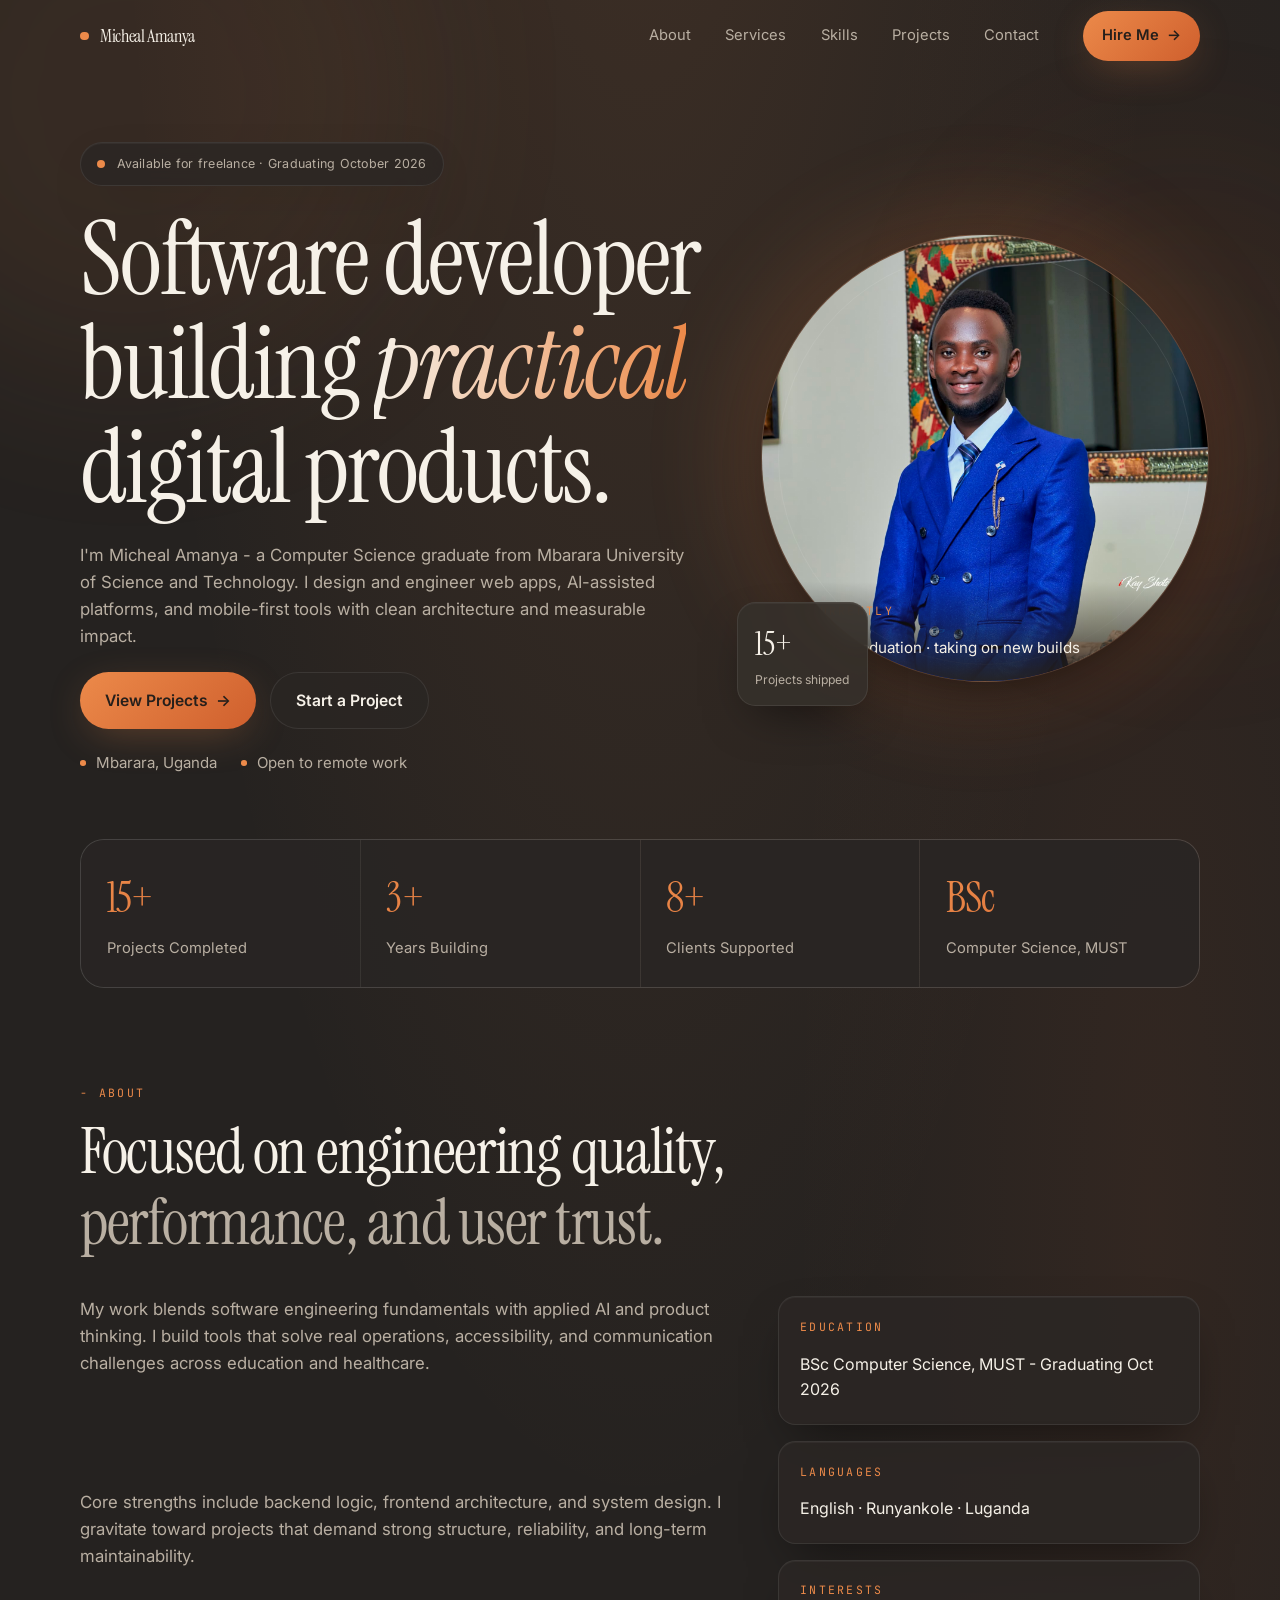
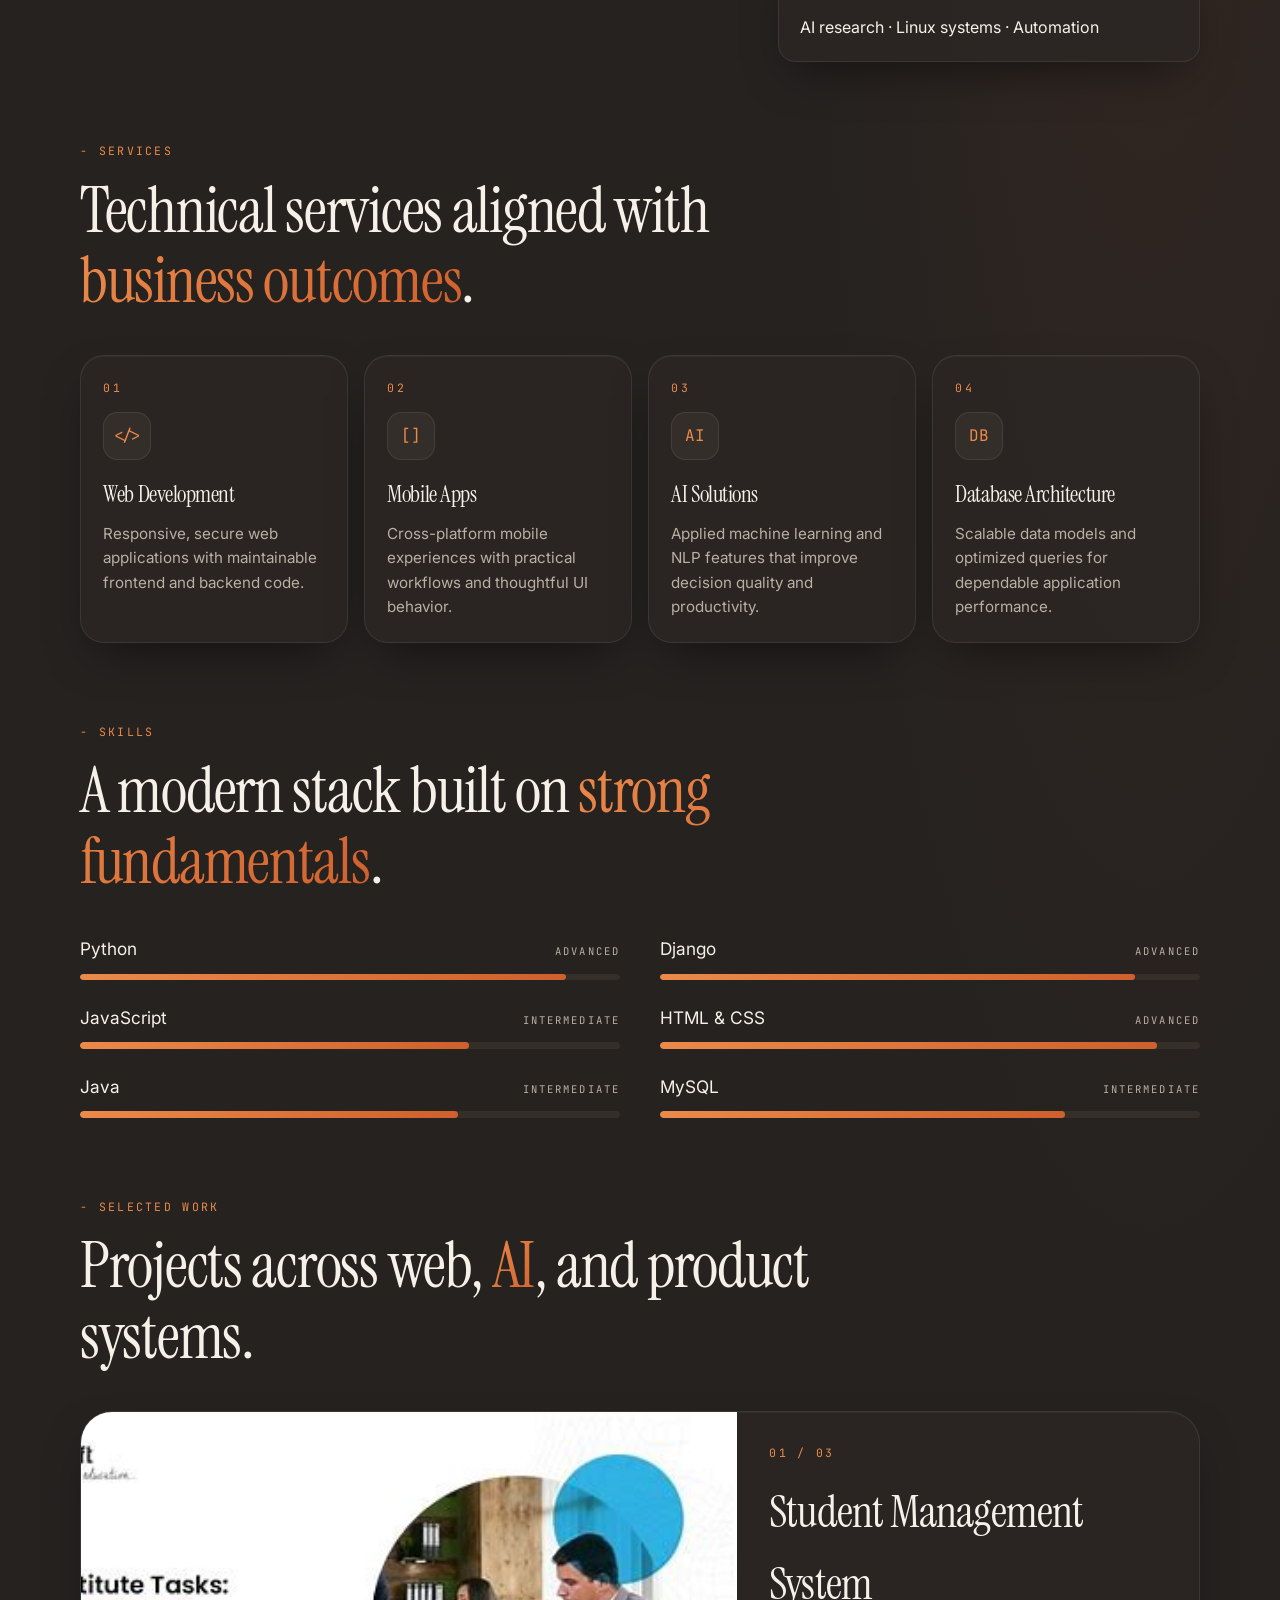
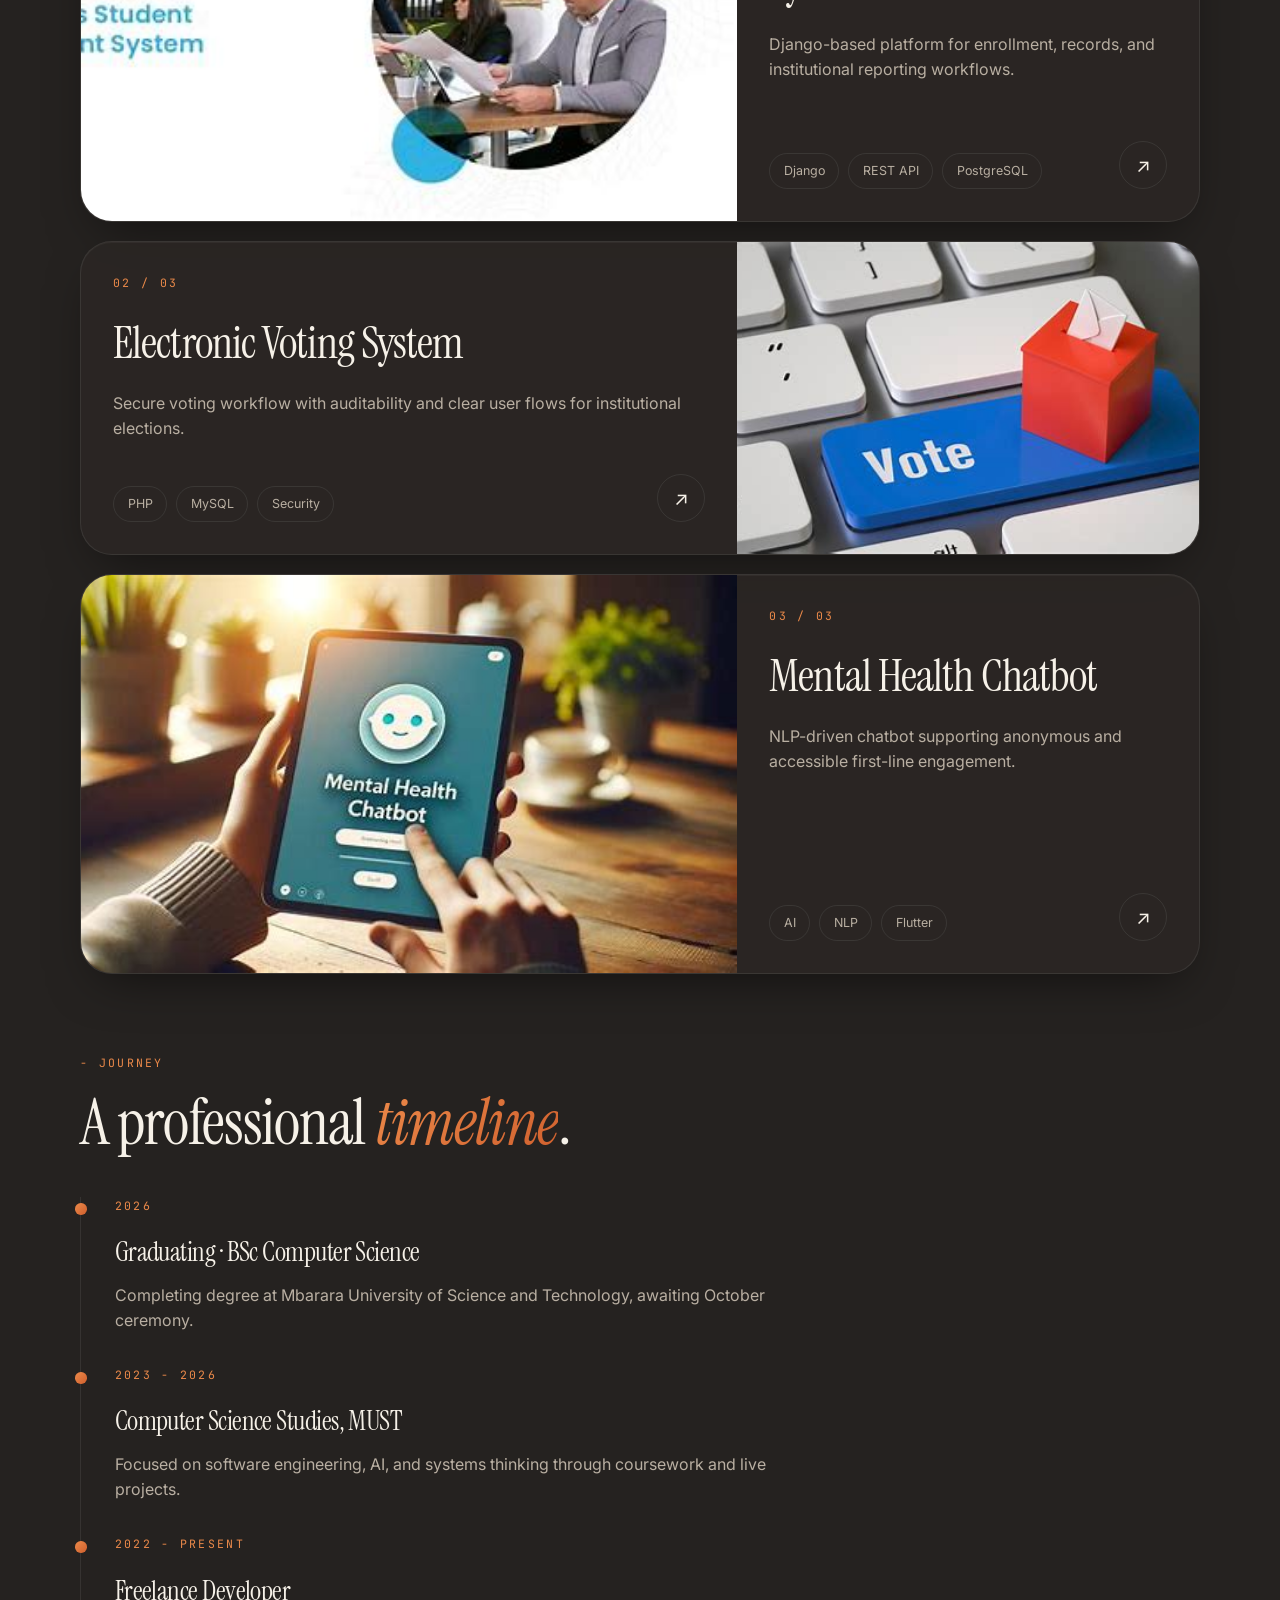
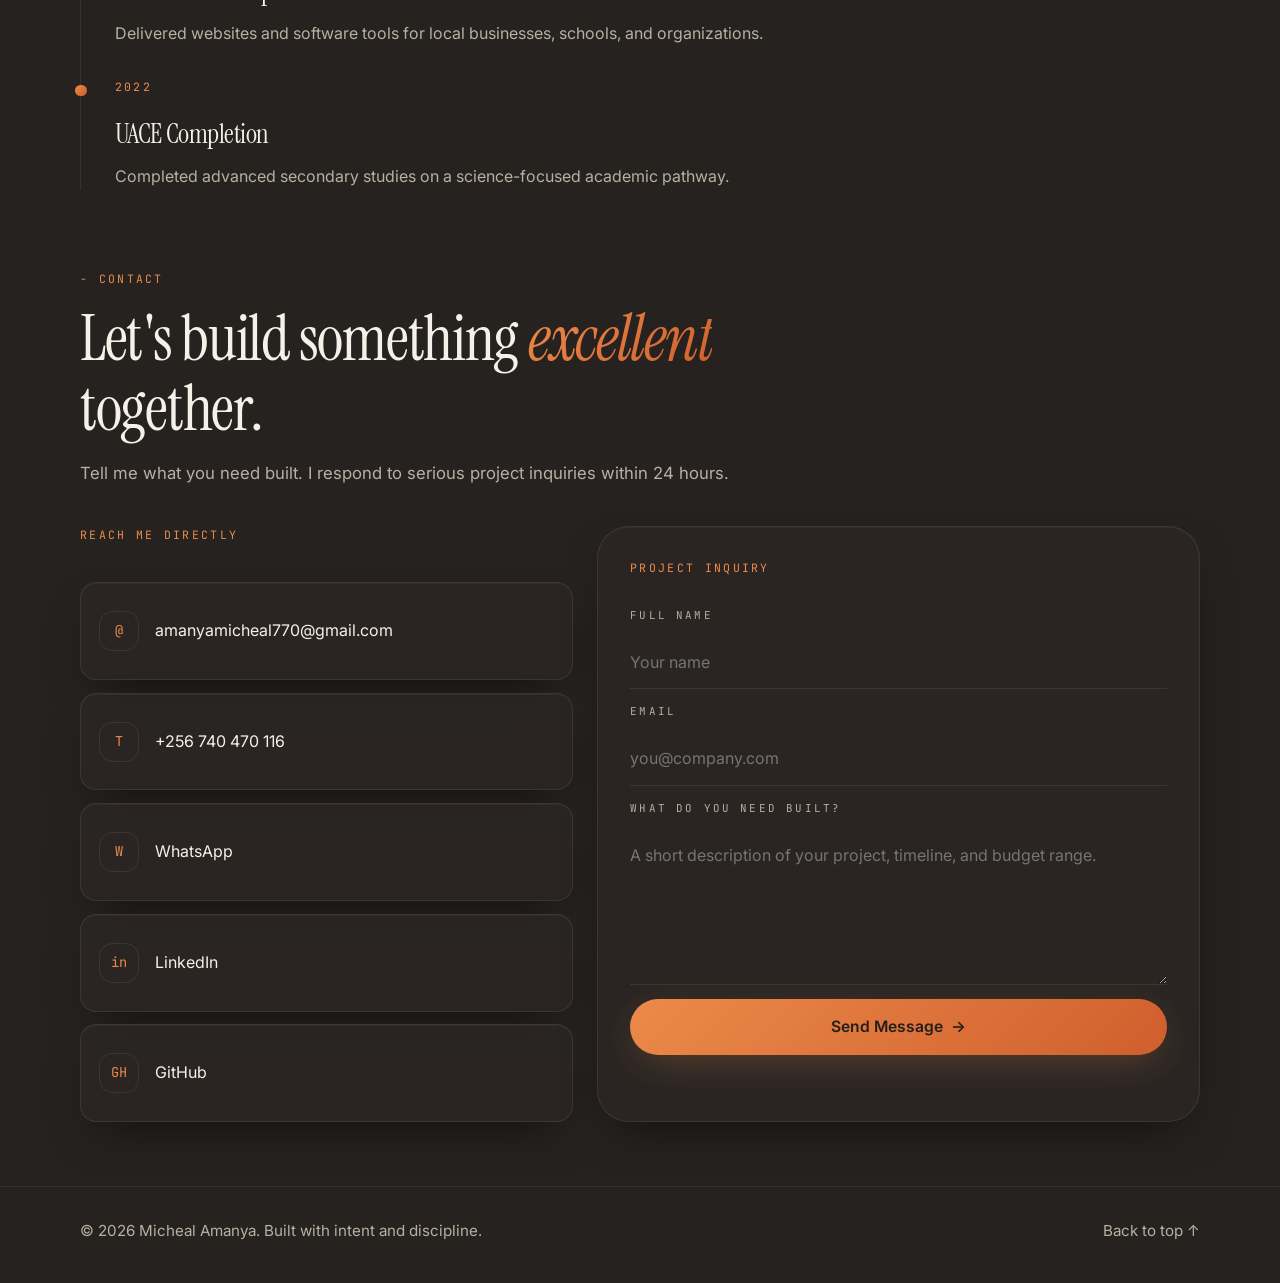
<file: index.html>
<!DOCTYPE html>
<html lang="en">
<head>
    <meta charset="UTF-8">
    <meta name="viewport" content="width=device-width, initial-scale=1.0">
    <title>Micheal Amanya - Software Developer | AI and Web Systems</title>
    <meta name="description" content="Portfolio of Micheal Amanya - Computer Science graduate from Mbarara University of Science and Technology building practical web apps, AI-assisted platforms, and mobile-first tools.">
    <meta name="keywords" content="Micheal Amanya, software developer, AI, web development, mobile apps, Uganda">
    <meta name="author" content="Micheal Amanya">
    <meta property="og:title" content="Micheal Amanya - Software Developer">
    <meta property="og:description" content="Building practical digital products with clean engineering and measurable impact.">
    <meta property="og:image" content="https://michealamanya.github.io/images/new.jpg">
    <meta property="og:url" content="https://michealamanya.github.io/">
    <meta name="twitter:card" content="summary_large_image">

    <link rel="icon" href="images/favicon.ico">
    <link rel="apple-touch-icon" href="images/apple-touch-icon.png">
    <link rel="preconnect" href="https://fonts.googleapis.com">
    <link rel="preconnect" href="https://fonts.gstatic.com" crossorigin>
    <link href="https://fonts.googleapis.com/css2?family=Instrument+Serif:ital@0;1&family=Inter:wght@400;500;600&family=JetBrains+Mono:wght@400;500&display=swap" rel="stylesheet">
    <link rel="stylesheet" href="css/style.css">
    <link rel="stylesheet" href="css/print.css" media="print">
</head>
<body>
    <div class="site-shell">
        <div class="background-glow background-glow-left" aria-hidden="true"></div>
        <div class="background-glow background-glow-right" aria-hidden="true"></div>

        <header class="site-header" id="top">
            <nav class="site-nav" id="site-nav">
                <div class="container nav-inner">
                    <a href="#top" class="brand" aria-label="Go to top">
                        <span class="brand-dot" aria-hidden="true"></span>
                        <span class="brand-name">Micheal Amanya</span>
                    </a>

                    <button class="nav-toggle" id="nav-toggle" aria-expanded="false" aria-controls="nav-links" aria-label="Toggle navigation">
                        <span></span>
                        <span></span>
                    </button>

                    <div class="nav-links" id="nav-links">
                        <a href="#about">About</a>
                        <a href="#services">Services</a>
                        <a href="#skills">Skills</a>
                        <a href="#projects">Projects</a>
                        <a href="#contact">Contact</a>
                    </div>

                    <a href="#contact" class="nav-cta">Hire Me <span aria-hidden="true">&rarr;</span></a>
                </div>
            </nav>

            <section class="hero">
                <div class="container hero-grid">
                    <div class="hero-copy">
                        <div class="hero-pill reveal" data-delay="0">
                            <span class="pulse-dot" aria-hidden="true"></span>
                            Available for freelance · Graduating October 2026
                        </div>

                        <h1 class="hero-title reveal" data-delay="120">
                            Software developer<br>
                            building <span class="shimmer-text hero-italic">practical</span><br>
                            digital products.
                        </h1>

                        <p class="hero-subtitle reveal" data-delay="240">
                            I'm Micheal Amanya - a Computer Science graduate from Mbarara University of Science and Technology.
                            I design and engineer web apps, AI-assisted platforms, and mobile-first tools with clean architecture
                            and measurable impact.
                        </p>

                        <div class="hero-actions reveal" data-delay="360">
                            <a href="#projects" class="button button-primary">View Projects <span aria-hidden="true">&rarr;</span></a>
                            <a href="#contact" class="button button-secondary">Start a Project</a>
                        </div>

                        <div class="hero-meta reveal" data-delay="480">
                            <span>Mbarara, Uganda</span>
                            <span>Open to remote work</span>
                        </div>
                    </div>

                    <div class="hero-visual reveal" data-delay="300">
                        <div class="hero-card tilt-card">
                            <div class="hero-aura" aria-hidden="true"></div>
                            <div class="hero-image-frame grain">
                                <img src="images/new.jpg" alt="Portrait of Micheal Amanya, software developer" class="hero-image">
                                <div class="hero-overlay">
                                    <div class="mono-label">// currently</div>
                                    <div class="hero-overlay-text">Awaiting graduation · taking on new builds</div>
                                </div>
                            </div>
                            <div class="hero-float-card">
                                <div class="hero-float-value">15+</div>
                                <div class="hero-float-label">Projects shipped</div>
                            </div>
                        </div>
                    </div>
                </div>

                <div class="container stats-wrap reveal" data-delay="600">
                    <div class="stats-grid">
                        <article class="stat-card">
                            <h2>15+</h2>
                            <p>Projects Completed</p>
                        </article>
                        <article class="stat-card">
                            <h2>3+</h2>
                            <p>Years Building</p>
                        </article>
                        <article class="stat-card">
                            <h2>8+</h2>
                            <p>Clients Supported</p>
                        </article>
                        <article class="stat-card">
                            <h2>BSc</h2>
                            <p>Computer Science, MUST</p>
                        </article>
                    </div>
                </div>
            </section>
        </header>

        <main>
            <section class="section" id="about">
                <div class="container">
                    <div class="section-intro reveal">
                        <p class="section-eyebrow">- About</p>
                        <h2>Focused on engineering quality,<br><span class="muted-heading">performance, and user trust.</span></h2>
                    </div>
                    <div class="about-grid reveal" data-delay="120">
                        <div class="about-copy">
                            <p>
                                My work blends software engineering fundamentals with applied AI and product thinking.
                                I build tools that solve real operations, accessibility, and communication challenges
                                across education and healthcare.
                            </p>
                            <p>
                                Core strengths include backend logic, frontend architecture, and system design.
                                I gravitate toward projects that demand strong structure, reliability, and long-term maintainability.
                            </p>
                        </div>
                        <div class="about-facts">
                            <article class="surface-card">
                                <div class="mono-label">Education</div>
                                <p>BSc Computer Science, MUST - Graduating Oct 2026</p>
                            </article>
                            <article class="surface-card">
                                <div class="mono-label">Languages</div>
                                <p>English · Runyankole · Luganda</p>
                            </article>
                            <article class="surface-card">
                                <div class="mono-label">Interests</div>
                                <p>AI research · Linux systems · Automation</p>
                            </article>
                        </div>
                    </div>
                </div>
            </section>

            <section class="section" id="services">
                <div class="container">
                    <div class="section-intro reveal">
                        <p class="section-eyebrow">- Services</p>
                        <h2>Technical services aligned with <span class="text-gradient">business outcomes</span>.</h2>
                    </div>
                    <div class="services-grid reveal" data-delay="120">
                        <article class="service-card tilt-card">
                            <div class="service-index mono-label">01</div>
                            <div class="service-icon">&lt;/&gt;</div>
                            <h3>Web Development</h3>
                            <p>Responsive, secure web applications with maintainable frontend and backend code.</p>
                        </article>
                        <article class="service-card tilt-card">
                            <div class="service-index mono-label">02</div>
                            <div class="service-icon">[]</div>
                            <h3>Mobile Apps</h3>
                            <p>Cross-platform mobile experiences with practical workflows and thoughtful UI behavior.</p>
                        </article>
                        <article class="service-card tilt-card">
                            <div class="service-index mono-label">03</div>
                            <div class="service-icon">AI</div>
                            <h3>AI Solutions</h3>
                            <p>Applied machine learning and NLP features that improve decision quality and productivity.</p>
                        </article>
                        <article class="service-card tilt-card">
                            <div class="service-index mono-label">04</div>
                            <div class="service-icon">DB</div>
                            <h3>Database Architecture</h3>
                            <p>Scalable data models and optimized queries for dependable application performance.</p>
                        </article>
                    </div>
                </div>
            </section>

            <section class="section" id="skills">
                <div class="container">
                    <div class="section-intro reveal">
                        <p class="section-eyebrow">- Skills</p>
                        <h2>A modern stack built on <span class="text-gradient">strong fundamentals</span>.</h2>
                    </div>
                    <div class="skills-list reveal" data-delay="120">
                        <article class="skill-row">
                            <div class="skill-heading"><span>Python</span><span class="mono-small">Advanced</span></div>
                            <div class="skill-track"><span class="skill-fill" data-width="90%"></span></div>
                        </article>
                        <article class="skill-row">
                            <div class="skill-heading"><span>Django</span><span class="mono-small">Advanced</span></div>
                            <div class="skill-track"><span class="skill-fill" data-width="88%"></span></div>
                        </article>
                        <article class="skill-row">
                            <div class="skill-heading"><span>JavaScript</span><span class="mono-small">Intermediate</span></div>
                            <div class="skill-track"><span class="skill-fill" data-width="72%"></span></div>
                        </article>
                        <article class="skill-row">
                            <div class="skill-heading"><span>HTML &amp; CSS</span><span class="mono-small">Advanced</span></div>
                            <div class="skill-track"><span class="skill-fill" data-width="92%"></span></div>
                        </article>
                        <article class="skill-row">
                            <div class="skill-heading"><span>Java</span><span class="mono-small">Intermediate</span></div>
                            <div class="skill-track"><span class="skill-fill" data-width="70%"></span></div>
                        </article>
                        <article class="skill-row">
                            <div class="skill-heading"><span>MySQL</span><span class="mono-small">Intermediate</span></div>
                            <div class="skill-track"><span class="skill-fill" data-width="75%"></span></div>
                        </article>
                    </div>
                </div>
            </section>

            <section class="section" id="projects">
                <div class="container">
                    <div class="section-intro reveal">
                        <p class="section-eyebrow">- Selected Work</p>
                        <h2>Projects across web, <span class="text-gradient">AI</span>, and product systems.</h2>
                    </div>
                    <div class="projects-list reveal" data-delay="120">
                        <a href="https://github.com/michealamanya/student-management-system-in-django" target="_blank" rel="noopener noreferrer" class="project-card tilt-card">
                            <div class="project-media">
                                <img src="images/std.jpg" alt="Student Management System preview">
                            </div>
                            <div class="project-copy">
                                <div>
                                    <div class="mono-label">01 / 03</div>
                                    <h3>Student Management System</h3>
                                    <p>Django-based platform for enrollment, records, and institutional reporting workflows.</p>
                                </div>
                                <div class="project-footer">
                                    <div class="tag-list">
                                        <span>Django</span>
                                        <span>REST API</span>
                                        <span>PostgreSQL</span>
                                    </div>
                                    <div class="project-arrow" aria-hidden="true">&nearr;</div>
                                </div>
                            </div>
                        </a>

                        <a href="https://github.com/michealamanya/evoting" target="_blank" rel="noopener noreferrer" class="project-card project-card-reverse tilt-card">
                            <div class="project-media">
                                <img src="images/voting.jpg" alt="Electronic voting system preview">
                            </div>
                            <div class="project-copy">
                                <div>
                                    <div class="mono-label">02 / 03</div>
                                    <h3>Electronic Voting System</h3>
                                    <p>Secure voting workflow with auditability and clear user flows for institutional elections.</p>
                                </div>
                                <div class="project-footer">
                                    <div class="tag-list">
                                        <span>PHP</span>
                                        <span>MySQL</span>
                                        <span>Security</span>
                                    </div>
                                    <div class="project-arrow" aria-hidden="true">&nearr;</div>
                                </div>
                            </div>
                        </a>

                        <a href="https://github.com/michealamanya/mindmate" target="_blank" rel="noopener noreferrer" class="project-card tilt-card">
                            <div class="project-media">
                                <img src="images/mental.jpg" alt="Mental health chatbot preview">
                            </div>
                            <div class="project-copy">
                                <div>
                                    <div class="mono-label">03 / 03</div>
                                    <h3>Mental Health Chatbot</h3>
                                    <p>NLP-driven chatbot supporting anonymous and accessible first-line engagement.</p>
                                </div>
                                <div class="project-footer">
                                    <div class="tag-list">
                                        <span>AI</span>
                                        <span>NLP</span>
                                        <span>Flutter</span>
                                    </div>
                                    <div class="project-arrow" aria-hidden="true">&nearr;</div>
                                </div>
                            </div>
                        </a>
                    </div>
                </div>
            </section>

            <section class="section" id="journey">
                <div class="container">
                    <div class="section-intro reveal">
                        <p class="section-eyebrow">- Journey</p>
                        <h2>A professional <span class="text-gradient hero-italic">timeline</span>.</h2>
                    </div>
                    <div class="timeline reveal" data-delay="120">
                        <article class="timeline-item">
                            <div class="mono-label">2026</div>
                            <h3>Graduating · BSc Computer Science</h3>
                            <p>Completing degree at Mbarara University of Science and Technology, awaiting October ceremony.</p>
                        </article>
                        <article class="timeline-item">
                            <div class="mono-label">2023 - 2026</div>
                            <h3>Computer Science Studies, MUST</h3>
                            <p>Focused on software engineering, AI, and systems thinking through coursework and live projects.</p>
                        </article>
                        <article class="timeline-item">
                            <div class="mono-label">2022 - Present</div>
                            <h3>Freelance Developer</h3>
                            <p>Delivered websites and software tools for local businesses, schools, and organizations.</p>
                        </article>
                        <article class="timeline-item">
                            <div class="mono-label">2022</div>
                            <h3>UACE Completion</h3>
                            <p>Completed advanced secondary studies on a science-focused academic pathway.</p>
                        </article>
                    </div>
                </div>
            </section>

            <section class="section" id="contact">
                <div class="container">
                    <div class="section-intro reveal">
                        <p class="section-eyebrow">- Contact</p>
                        <h2>Let's build something <span class="text-gradient hero-italic">excellent</span> together.</h2>
                        <p class="section-lede">Tell me what you need built. I respond to serious project inquiries within 24 hours.</p>
                    </div>
                    <div class="contact-grid reveal" data-delay="120">
                        <div class="contact-links">
                            <div class="mono-label contact-label">Reach me directly</div>
                            <a href="mailto:amanyamicheal770@gmail.com" class="contact-link surface-card">
                                <span class="contact-icon">@</span>
                                <span>amanyamicheal770@gmail.com</span>
                            </a>
                            <a href="tel:+256740470116" class="contact-link surface-card">
                                <span class="contact-icon">T</span>
                                <span>+256 740 470 116</span>
                            </a>
                            <a href="https://wa.me/256740470116" target="_blank" rel="noopener noreferrer" class="contact-link surface-card">
                                <span class="contact-icon">W</span>
                                <span>WhatsApp</span>
                            </a>
                            <a href="https://linkedin.com/in/amanya-micheal-778a9234a" target="_blank" rel="noopener noreferrer" class="contact-link surface-card">
                                <span class="contact-icon">in</span>
                                <span>LinkedIn</span>
                            </a>
                            <a href="https://github.com/michealamanya" target="_blank" rel="noopener noreferrer" class="contact-link surface-card">
                                <span class="contact-icon">GH</span>
                                <span>GitHub</span>
                            </a>
                        </div>

                        <form class="contact-form" id="contact-form">
                            <div class="mono-label">Project inquiry</div>

                            <label for="name">Full Name</label>
                            <input id="name" name="name" type="text" placeholder="Your name" required>

                            <label for="email">Email</label>
                            <input id="email" name="email" type="email" placeholder="you@company.com" required>

                            <label for="message">What do you need built?</label>
                            <textarea id="message" name="message" rows="5" placeholder="A short description of your project, timeline, and budget range." required></textarea>

                            <button class="button button-primary" type="submit">Send Message <span aria-hidden="true">&rarr;</span></button>
                            <p class="form-note" id="form-note" aria-live="polite"></p>
                        </form>
                    </div>
                </div>
            </section>
        </main>

        <footer class="site-footer">
            <div class="container footer-inner">
                <p>&copy; 2026 Micheal Amanya. Built with intent and discipline.</p>
                <a href="#top">Back to top &uarr;</a>
            </div>
        </footer>
    </div>

    <script src="js/script.js"></script>
</body>
</html>
</file>
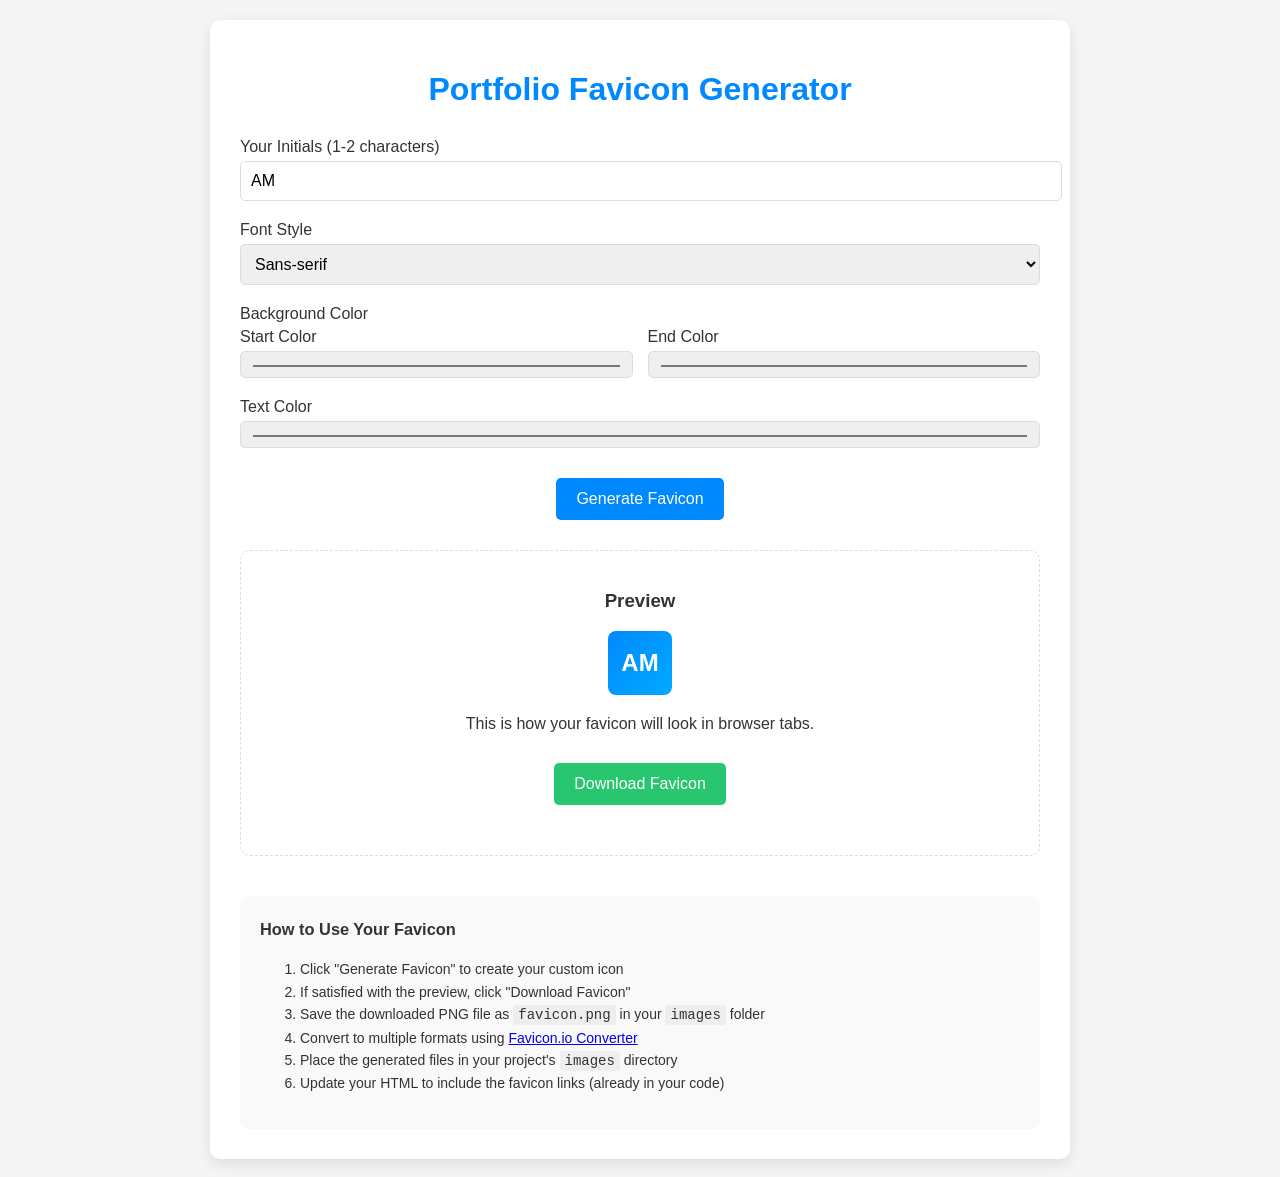
<file: generate-favicon.html>
<!DOCTYPE html>
<html lang="en">
<head>
    <meta charset="UTF-8">
    <meta name="viewport" content="width=device-width, initial-scale=1.0">
    <title>Portfolio Favicon Generator</title>
    <style>
        body {
            font-family: 'Poppins', sans-serif;
            margin: 0;
            padding: 20px;
            background-color: #f5f5f5;
            color: #333;
        }
        .container {
            max-width: 800px;
            margin: 0 auto;
            background: white;
            padding: 30px;
            border-radius: 10px;
            box-shadow: 0 5px 15px rgba(0,0,0,0.1);
        }
        h1 {
            text-align: center;
            margin-bottom: 30px;
            color: #0088ff;
        }
        .form-group {
            margin-bottom: 20px;
        }
        label {
            display: block;
            margin-bottom: 5px;
            font-weight: 500;
        }
        input, select {
            width: 100%;
            padding: 10px;
            border: 1px solid #ddd;
            border-radius: 5px;
            font-size: 16px;
        }
        .color-inputs {
            display: flex;
            gap: 15px;
        }
        .color-input {
            flex: 1;
        }
        button {
            background: #0088ff;
            color: white;
            border: none;
            padding: 12px 20px;
            border-radius: 5px;
            font-size: 16px;
            cursor: pointer;
            display: block;
            margin: 30px auto;
            transition: background 0.3s;
        }
        button:hover {
            background: #0066cc;
        }
        .preview {
            text-align: center;
            margin-top: 30px;
            padding: 20px;
            border: 1px dashed #ddd;
            border-radius: 10px;
        }
        .favicon-preview {
            width: 64px;
            height: 64px;
            border-radius: 8px;
            margin: 0 auto 20px;
            display: flex;
            justify-content: center;
            align-items: center;
            font-weight: bold;
            font-size: 24px;
            color: white;
        }
        .download-btn {
            background: #28c76f;
        }
        .download-btn:hover {
            background: #24b263;
        }
        .instructions {
            margin-top: 40px;
            padding: 20px;
            background: #f9f9f9;
            border-radius: 10px;
            font-size: 14px;
            line-height: 1.6;
        }
        .instructions h3 {
            margin-top: 0;
        }
        .instructions code {
            background: #eee;
            padding: 2px 5px;
            border-radius: 3px;
            font-family: monospace;
        }
    </style>
</head>
<body>
    <div class="container">
        <h1>Portfolio Favicon Generator</h1>
        <div class="form-group">
            <label for="initials">Your Initials (1-2 characters)</label>
            <input type="text" id="initials" maxlength="2" placeholder="AM" value="AM">
        </div>
        <div class="form-group">
            <label for="font">Font Style</label>
            <select id="font">
                <option value="Arial, sans-serif">Sans-serif</option>
                <option value="'Times New Roman', serif">Serif</option>
                <option value="'Courier New', monospace">Monospace</option>
                <option value="'Arial Black', sans-serif">Bold Sans-serif</option>
                <option value="'Georgia', serif">Georgia</option>
            </select>
        </div>
        <div class="form-group">
            <label>Background Color</label>
            <div class="color-inputs">
                <div class="color-input">
                    <label for="bgColor1">Start Color</label>
                    <input type="color" id="bgColor1" value="#0088ff">
                </div>
                <div class="color-input">
                    <label for="bgColor2">End Color</label>
                    <input type="color" id="bgColor2" value="#00aaff">
                </div>
            </div>
        </div>
        <div class="form-group">
            <label for="textColor">Text Color</label>
            <input type="color" id="textColor" value="#ffffff">
        </div>
        <button id="generateBtn">Generate Favicon</button>
        
        <div class="preview">
            <h3>Preview</h3>
            <div class="favicon-preview" id="faviconPreview">AM</div>
            <p>This is how your favicon will look in browser tabs.</p>
            <button id="downloadBtn" class="download-btn" disabled>Download Favicon</button>
        </div>
        
        <div class="instructions">
            <h3>How to Use Your Favicon</h3>
            <ol>
                <li>Click "Generate Favicon" to create your custom icon</li>
                <li>If satisfied with the preview, click "Download Favicon"</li>
                <li>Save the downloaded PNG file as <code>favicon.png</code> in your <code>images</code> folder</li>
                <li>Convert to multiple formats using <a href="https://favicon.io/favicon-converter/" target="_blank">Favicon.io Converter</a></li>
                <li>Place the generated files in your project's <code>images</code> directory</li>
                <li>Update your HTML to include the favicon links (already in your code)</li>
            </ol>
        </div>
    </div>
    
    <script>
        document.addEventListener('DOMContentLoaded', function() {
            const initialsInput = document.getElementById('initials');
            const fontSelect = document.getElementById('font');
            const bgColor1Input = document.getElementById('bgColor1');
            const bgColor2Input = document.getElementById('bgColor2');
            const textColorInput = document.getElementById('textColor');
            const generateBtn = document.getElementById('generateBtn');
            const downloadBtn = document.getElementById('downloadBtn');
            const faviconPreview = document.getElementById('faviconPreview');
            
            let canvas, ctx;
            
            // Update preview when inputs change
            const updatePreview = () => {
                const initials = initialsInput.value || 'AM';
                const font = fontSelect.value;
                const bgColor1 = bgColor1Input.value;
                const bgColor2 = bgColor2Input.value;
                const textColor = textColorInput.value;
                
                const gradient = `linear-gradient(135deg, ${bgColor1}, ${bgColor2})`;
                
                faviconPreview.style.background = gradient;
                faviconPreview.style.fontFamily = font;
                faviconPreview.style.color = textColor;
                faviconPreview.textContent = initials.toUpperCase();
            };
            
            // Initial preview
            updatePreview();
            
            // Add event listeners to inputs
            initialsInput.addEventListener('input', updatePreview);
            fontSelect.addEventListener('change', updatePreview);
            bgColor1Input.addEventListener('input', updatePreview);
            bgColor2Input.addEventListener('input', updatePreview);
            textColorInput.addEventListener('input', updatePreview);
            
            // Generate favicon
            generateBtn.addEventListener('click', () => {
                canvas = document.createElement('canvas');
                canvas.width = 64;
                canvas.height = 64;
                ctx = canvas.getContext('2d');
                
                const initials = initialsInput.value || 'AM';
                const font = fontSelect.value;
                const bgColor1 = bgColor1Input.value;
                const bgColor2 = bgColor2Input.value;
                const textColor = textColorInput.value;
                
                // Create gradient background
                const gradient = ctx.createLinearGradient(0, 0, 64, 64);
                gradient.addColorStop(0, bgColor1);
                gradient.addColorStop(1, bgColor2);
                
                ctx.fillStyle = gradient;
                ctx.fillRect(0, 0, 64, 64);
                
                // Add text
                ctx.fillStyle = textColor;
                ctx.font = `bold 32px ${font}`;
                ctx.textAlign = 'center';
                ctx.textBaseline = 'middle';
                ctx.fillText(initials.toUpperCase(), 32, 32);
                
                // Enable download button
                downloadBtn.disabled = false;
            });
            
            // Download favicon
            downloadBtn.addEventListener('click', () => {
                if (!canvas) return;
                
                const link = document.createElement('a');
                link.download = 'favicon.png';
                link.href = canvas.toDataURL('image/png');
                link.click();
            });
        });
    </script>
</body>
</html>
</file>
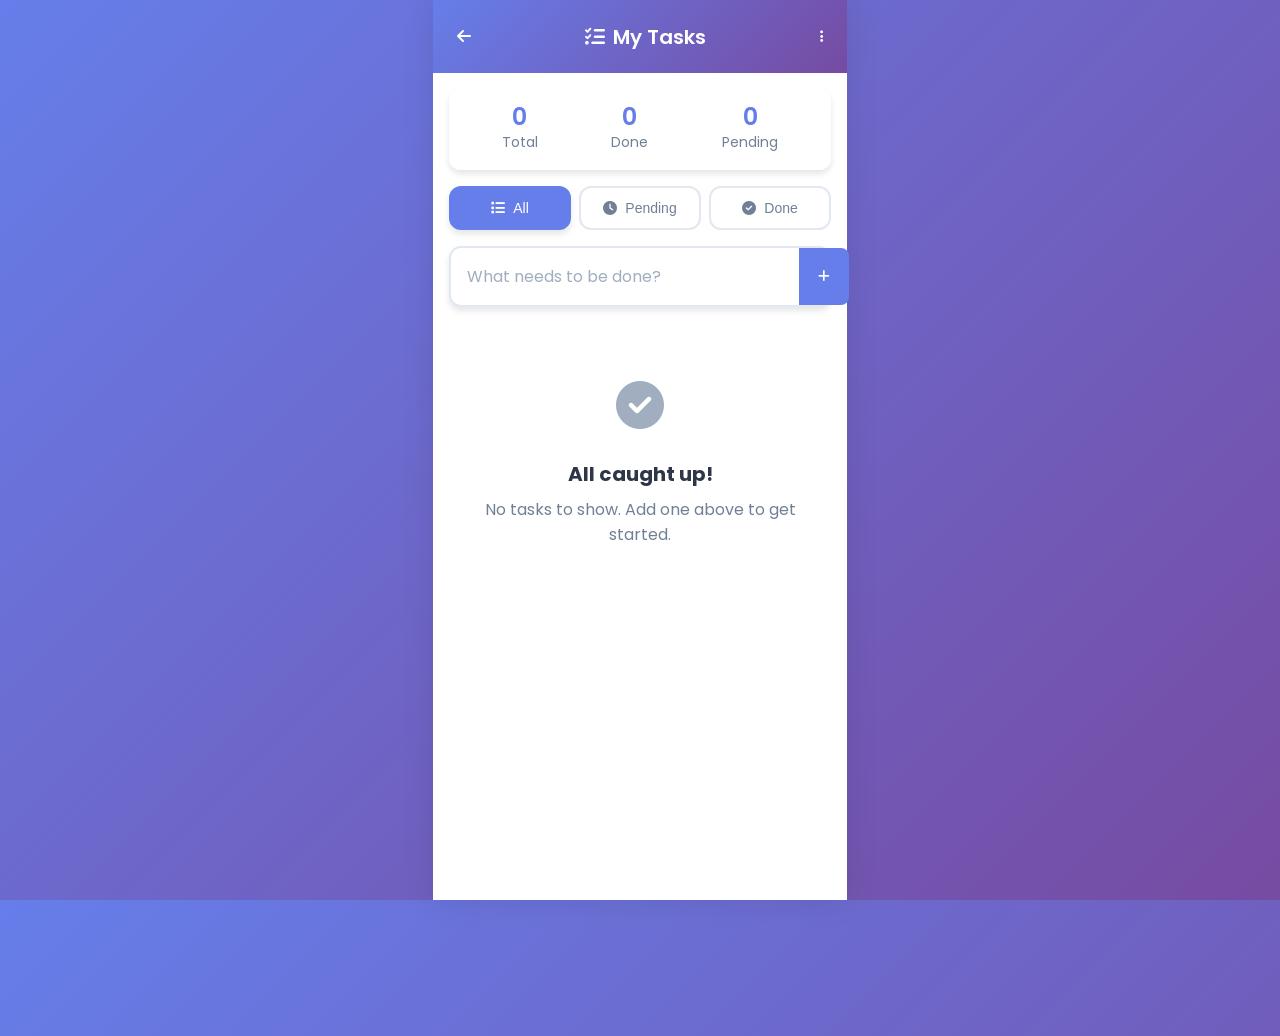
<file: todo.html>
<!DOCTYPE html>
<html lang="en">
<head>
    <meta charset="UTF-8">
    <meta name="viewport" content="width=device-width, initial-scale=1.0">
    <title>Todo App - Micheal Amanya</title>
    
    <!-- SEO Meta Tags -->
    <meta name="description" content="A mobile-friendly todo app built with modern web technologies by Micheal Amanya.">
    <meta name="keywords" content="todo app, task manager, mobile app, PWA, productivity">
    <meta name="author" content="Micheal Amanya">
    
    <!-- PWA Meta Tags -->
    <meta name="theme-color" content="#667eea">
    <meta name="mobile-web-app-capable" content="yes">
    <meta name="apple-mobile-web-app-capable" content="yes">
    <meta name="apple-mobile-web-app-status-bar-style" content="black-translucent">
    <meta name="apple-mobile-web-app-title" content="Todo App">
    <link rel="manifest" href="manifest.json">
    
    <!-- Icons -->
    <link rel="icon" href="images/favicon.ico">
    <link rel="apple-touch-icon" href="images/apple-touch-icon.png">
    
    <!-- Fonts -->
    <link href="https://fonts.googleapis.com/css2?family=Poppins:wght@300;400;500;600;700&display=swap" rel="stylesheet">
    <link rel="stylesheet" href="https://cdnjs.cloudflare.com/ajax/libs/font-awesome/6.4.0/css/all.min.css">
    
    <!-- CSS -->
    <link rel="stylesheet" href="css/todo.css">
</head>
<body>
    <!-- App Container -->
    <div class="app-container">
        <!-- Header -->
        <header class="app-header">
            <div class="header-content">
                <a href="index.html" class="back-btn" title="Back to Portfolio">
                    <i class="fas fa-arrow-left"></i>
                </a>
                <h1 class="app-title">
                    <i class="fas fa-tasks"></i>
                    My Tasks
                </h1>
                <button class="menu-btn" id="menuBtn" title="Menu">
                    <i class="fas fa-ellipsis-v"></i>
                </button>
            </div>
        </header>

        <!-- Stats Bar -->
        <div class="stats-bar">
            <div class="stat">
                <span class="stat-number" id="totalTasks">0</span>
                <span class="stat-label">Total</span>
            </div>
            <div class="stat">
                <span class="stat-number" id="completedTasks">0</span>
                <span class="stat-label">Done</span>
            </div>
            <div class="stat">
                <span class="stat-number" id="pendingTasks">0</span>
                <span class="stat-label">Pending</span>
            </div>
        </div>

        <!-- Filter Tabs -->
        <div class="filter-tabs">
            <button class="filter-tab active" data-filter="all">
                <i class="fas fa-list"></i>
                All
            </button>
            <button class="filter-tab" data-filter="pending">
                <i class="fas fa-clock"></i>
                Pending
            </button>
            <button class="filter-tab" data-filter="completed">
                <i class="fas fa-check-circle"></i>
                Done
            </button>
        </div>

        <!-- Todo Input -->
        <div class="todo-input-container">
            <form class="todo-form" id="todoForm">
                <div class="input-wrapper">
                    <input 
                        type="text" 
                        id="todoInput" 
                        placeholder="What needs to be done?" 
                        autocomplete="off"
                        maxlength="200"
                    >
                    <button type="submit" class="add-btn">
                        <i class="fas fa-plus"></i>
                    </button>
                </div>
            </form>
        </div>

        <!-- Todo List -->
        <div class="todo-list-container">
            <div class="todo-list" id="todoList">
                <!-- Todos will be inserted here -->
            </div>
            
            <!-- Empty State -->
            <div class="empty-state" id="emptyState">
                <div class="empty-icon">
                    <i class="fas fa-check-circle"></i>
                </div>
                <h3>All caught up!</h3>
                <p>No tasks to show. Add one above to get started.</p>
            </div>
        </div>

        <!-- Menu Dropdown -->
        <div class="menu-dropdown" id="menuDropdown">
            <button class="menu-item" id="clearCompleted">
                <i class="fas fa-trash-alt"></i>
                Clear Completed
            </button>
            <button class="menu-item" id="clearAll">
                <i class="fas fa-trash"></i>
                Clear All
            </button>
            <button class="menu-item" id="exportData">
                <i class="fas fa-download"></i>
                Export Data
            </button>
        </div>
    </div>

    <!-- Loading Screen -->
    <div class="loading-screen" id="loadingScreen">
        <div class="loader">
            <div class="loader-inner"></div>
        </div>
        <p>Loading your tasks...</p>
    </div>

    <!-- Toast Notifications -->
    <div class="toast-container" id="toastContainer">
        <!-- Toasts will be inserted here -->
    </div>

    <!-- JavaScript -->
    <script src="js/todo.js"></script>
</body>
</html>
</file>
<file: css/style.css>
:root {
    --background: #252220;
    --foreground: #f6f1e8;
    --surface: rgba(43, 39, 36, 0.84);
    --surface-elevated: rgba(54, 48, 43, 0.94);
    --muted: #b9afa2;
    --muted-strong: #d8cfbf;
    --border: rgba(255, 255, 255, 0.08);
    --border-strong: rgba(236, 138, 74, 0.24);
    --ember: #ec8a4a;
    --ember-deep: #cf5f2d;
    --ember-soft: #f4b27d;
    --shadow-soft: 0 1px 0 rgba(255, 255, 255, 0.04) inset, 0 20px 50px -20px rgba(0, 0, 0, 0.6);
    --shadow-ember: 0 10px 40px -10px rgba(236, 138, 74, 0.35);
    --gradient-ember: linear-gradient(135deg, var(--ember), var(--ember-deep));
    --max-width: 1120px;
    --radius: 24px;
    --nav-height: 72px;
}

* {
    box-sizing: border-box;
}

html {
    scroll-behavior: smooth;
}

body {
    margin: 0;
    color: var(--foreground);
    background:
        radial-gradient(ellipse 60% 50% at 50% -10%, rgba(236, 138, 74, 0.14), transparent 70%),
        radial-gradient(ellipse 40% 40% at 90% 20%, rgba(207, 95, 45, 0.08), transparent 70%),
        var(--background);
    font-family: "Inter", ui-sans-serif, system-ui, sans-serif;
    line-height: 1.6;
    min-width: 320px;
}

img {
    display: block;
    max-width: 100%;
}

a {
    color: inherit;
    text-decoration: none;
}

button,
input,
textarea {
    font: inherit;
}

.site-shell {
    position: relative;
    overflow: hidden;
}

.background-glow {
    position: fixed;
    pointer-events: none;
    z-index: -1;
    border-radius: 999px;
    filter: blur(96px);
    opacity: 0.42;
}

.background-glow-left {
    width: 36rem;
    height: 36rem;
    top: -12rem;
    left: -10rem;
    background: rgba(236, 138, 74, 0.22);
}

.background-glow-right {
    width: 28rem;
    height: 28rem;
    top: 10rem;
    right: -8rem;
    background: rgba(207, 95, 45, 0.15);
}

.container {
    width: min(var(--max-width), calc(100% - 3rem));
    margin: 0 auto;
}

.site-header {
    padding-top: 1.35rem;
}

.site-nav {
    position: fixed;
    top: 0;
    left: 0;
    right: 0;
    z-index: 20;
    transition: background-color 0.4s ease, backdrop-filter 0.4s ease, border-color 0.4s ease;
}

.site-nav.scrolled {
    backdrop-filter: blur(20px);
    background: rgba(37, 34, 32, 0.72);
    border-bottom: 1px solid var(--border);
}

.nav-inner {
    min-height: var(--nav-height);
    display: flex;
    align-items: center;
    gap: 1rem;
}

.brand {
    display: inline-flex;
    align-items: center;
    gap: 0.7rem;
}

.brand-dot {
    width: 0.55rem;
    height: 0.55rem;
    border-radius: 50%;
    background: var(--ember);
    box-shadow: var(--shadow-ember);
}

.brand-name,
h1,
h2,
h3 {
    font-family: "Instrument Serif", ui-serif, Georgia, serif;
    letter-spacing: -0.02em;
    font-weight: 400;
}

.brand-name {
    font-size: 1.125rem;
}

.nav-links {
    display: flex;
    align-items: center;
    gap: 0.25rem;
    margin-left: auto;
}

.nav-links a,
.nav-cta,
.button {
    transition: color 0.25s ease, background-color 0.25s ease, border-color 0.25s ease, transform 0.25s ease, opacity 0.25s ease;
}

.nav-links a {
    color: var(--muted);
    font-size: 0.92rem;
    padding: 0.7rem 0.95rem;
    border-radius: 999px;
}

.nav-links a.active,
.nav-links a:hover {
    color: var(--foreground);
}

.nav-cta,
.button {
    display: inline-flex;
    align-items: center;
    justify-content: center;
    gap: 0.5rem;
    border: none;
    cursor: pointer;
}

.nav-cta {
    margin-left: 0.75rem;
    padding: 0.8rem 1.2rem;
    border-radius: 999px;
    background: var(--gradient-ember);
    color: #251f1b;
    box-shadow: var(--shadow-ember);
    font-size: 0.92rem;
    font-weight: 600;
}

.nav-cta:hover,
.button:hover {
    transform: translateY(-2px);
}

.nav-toggle {
    display: none;
    margin-left: auto;
    width: 2.8rem;
    height: 2.8rem;
    padding: 0;
    border-radius: 50%;
    border: 1px solid var(--border);
    background: rgba(43, 39, 36, 0.82);
    color: var(--foreground);
    align-items: center;
    justify-content: center;
    flex-direction: column;
    gap: 0.28rem;
}

.nav-toggle span {
    width: 1rem;
    height: 2px;
    border-radius: 999px;
    background: currentColor;
}

.hero {
    padding: 7.5rem 0 1rem;
}

.hero-grid {
    display: grid;
    grid-template-columns: minmax(0, 1.35fr) minmax(18rem, 0.95fr);
    gap: 3.5rem;
    align-items: center;
}

.hero-copy {
    display: flex;
    flex-direction: column;
    gap: 1.35rem;
}

.hero-pill,
.surface-card,
.hero-image-frame,
.service-card,
.project-card,
.contact-form,
.contact-link {
    border: 1px solid var(--border);
    background: var(--surface);
    backdrop-filter: blur(16px);
    box-shadow: var(--shadow-soft);
}

.hero-pill {
    display: inline-flex;
    align-items: center;
    gap: 0.7rem;
    width: fit-content;
    padding: 0.7rem 1rem;
    border-radius: 999px;
    color: var(--muted);
    font-size: 0.78rem;
    letter-spacing: 0.02em;
}

.pulse-dot {
    width: 0.52rem;
    height: 0.52rem;
    border-radius: 50%;
    background: var(--ember);
    box-shadow: 0 0 0 0 rgba(236, 138, 74, 0.6);
    animation: pulse 2s infinite;
}

.hero-title {
    margin: 0;
    font-size: clamp(3.2rem, 8vw, 6.4rem);
    line-height: 1.02;
}

.hero-italic {
    font-style: italic;
}

.hero-subtitle {
    margin: 0;
    max-width: 38rem;
    color: var(--muted);
    font-size: 1.05rem;
}

.hero-actions {
    display: flex;
    flex-wrap: wrap;
    gap: 0.9rem;
}

.button {
    padding: 0.95rem 1.55rem;
    border-radius: 999px;
    font-size: 0.98rem;
    font-weight: 600;
}

.button-primary {
    background: var(--gradient-ember);
    color: #251f1b;
    box-shadow: var(--shadow-ember);
}

.button-secondary {
    color: var(--foreground);
    border: 1px solid var(--border);
    background: rgba(43, 39, 36, 0.76);
}

.hero-meta {
    display: flex;
    flex-wrap: wrap;
    gap: 1.5rem;
    color: var(--muted);
    font-size: 0.94rem;
}

.hero-meta span {
    position: relative;
    padding-left: 1rem;
}

.hero-meta span::before {
    content: "";
    position: absolute;
    top: 0.58rem;
    left: 0;
    width: 0.35rem;
    height: 0.35rem;
    border-radius: 50%;
    background: var(--ember);
}

.hero-card {
    position: relative;
    animation: float 6s ease-in-out infinite;
}

.hero-aura {
    position: absolute;
    inset: -1.5rem;
    background: var(--gradient-ember);
    opacity: 0.18;
    filter: blur(48px);
    border-radius: 999px;
}

.hero-image-frame {
    position: relative;
    overflow: hidden;
    border-radius: 50%;
    width: min(28rem, 82vw);
    margin: 0 auto;
    background:
        radial-gradient(circle at top, rgba(236, 138, 74, 0.16), transparent 45%),
        linear-gradient(180deg, rgba(255, 255, 255, 0.03), rgba(0, 0, 0, 0.14));
}

.hero-image {
    width: 100%;
    aspect-ratio: 1 / 1;
    object-fit: cover;
    object-position: center 20%;
    transform: scale(1.14);
    filter: saturate(1.04) contrast(1.03);
    transition: transform 1s ease, filter 0.6s ease;
}

.hero-image-frame:hover .hero-image {
    transform: scale(1.19);
    filter: saturate(1.08) contrast(1.05);
}

.hero-image-frame::before {
    content: "";
    position: absolute;
    inset: 1rem;
    border: 1px solid rgba(255, 255, 255, 0.08);
    border-radius: 50%;
    z-index: 1;
    pointer-events: none;
}

.hero-image-frame::after {
    content: "";
    position: absolute;
    inset: 0;
    background:
        linear-gradient(180deg, rgba(255, 255, 255, 0.05), transparent 22%, transparent 70%, rgba(0, 0, 0, 0.18)),
        radial-gradient(circle at 78% 18%, rgba(255, 255, 255, 0.14), transparent 22%);
    pointer-events: none;
    z-index: 1;
}

.hero-overlay {
    position: absolute;
    left: 0;
    right: 0;
    bottom: 0;
    padding: 1.3rem;
    background: linear-gradient(to top, rgba(37, 34, 32, 0.96), rgba(37, 34, 32, 0.45), transparent);
    z-index: 2;
}

.hero-overlay-text {
    font-size: 0.95rem;
}

.hero-float-card {
    position: absolute;
    left: -1.5rem;
    bottom: -1.5rem;
    padding: 1rem 1.1rem;
    border-radius: 1.15rem;
    border: 1px solid var(--border);
    background: rgba(54, 48, 43, 0.92);
    backdrop-filter: blur(12px);
    box-shadow: var(--shadow-soft);
}

.hero-float-value {
    font-family: "Instrument Serif", ui-serif, Georgia, serif;
    font-size: 2rem;
}

.hero-float-label {
    color: var(--muted);
    font-size: 0.76rem;
}

.stats-wrap {
    margin-top: 4rem;
}

.stats-grid {
    display: grid;
    grid-template-columns: repeat(4, minmax(0, 1fr));
    gap: 1px;
    overflow: hidden;
    border-radius: 1.5rem;
    border: 1px solid var(--border);
    background: var(--border);
}

.stat-card {
    background: rgba(37, 34, 32, 0.82);
    padding: 1.6rem;
}

.stat-card h2 {
    margin: 0;
    font-size: 2.6rem;
    background: var(--gradient-ember);
    -webkit-background-clip: text;
    background-clip: text;
    color: transparent;
}

.stat-card p {
    margin: 0.35rem 0 0;
    color: var(--muted);
    font-size: 0.92rem;
}

.section {
    padding: 5rem 0 0;
    scroll-margin-top: 6rem;
}

.section-intro {
    max-width: 48rem;
    margin-bottom: 2.4rem;
}

.section-eyebrow,
.mono-label,
.mono-small,
.contact-form label {
    font-family: "JetBrains Mono", ui-monospace, monospace;
    text-transform: uppercase;
    letter-spacing: 0.2em;
}

.section-eyebrow,
.mono-label {
    color: var(--ember);
    font-size: 0.72rem;
    margin: 0 0 0.95rem;
}

.section-intro h2 {
    margin: 0;
    font-size: clamp(2.3rem, 5vw, 4rem);
    line-height: 1.1;
}

.muted-heading {
    color: var(--muted);
}

.section-lede {
    margin: 1rem 0 0;
    color: var(--muted);
    font-size: 1.05rem;
}

.text-gradient,
.shimmer-text {
    background: var(--gradient-ember);
    -webkit-background-clip: text;
    background-clip: text;
    color: transparent;
}

.shimmer-text {
    background-image: linear-gradient(90deg, var(--foreground), var(--ember), var(--foreground));
    background-size: 200% 100%;
    animation: shimmer 6s linear infinite;
}

.about-grid {
    display: grid;
    grid-template-columns: minmax(0, 1.5fr) minmax(16rem, 0.95fr);
    gap: 2rem;
}

.about-copy {
    display: grid;
    gap: 1.25rem;
    color: var(--muted);
    font-size: 1.05rem;
}

.about-copy p {
    margin: 0;
}

.about-facts {
    display: grid;
    gap: 1rem;
}

.surface-card {
    padding: 1.3rem;
    border-radius: 1.1rem;
}

.surface-card p {
    margin: 0.55rem 0 0;
}

.services-grid {
    display: grid;
    grid-template-columns: repeat(4, minmax(0, 1fr));
    gap: 1rem;
}

.service-card {
    border-radius: 1.5rem;
    padding: 1.4rem;
    transition: transform 0.35s ease, border-color 0.35s ease, background-color 0.35s ease, box-shadow 0.35s ease;
}

.service-card:hover,
.project-card:hover,
.contact-link:hover {
    transform: translateY(-4px);
    border-color: var(--border-strong);
    background: var(--surface-elevated);
}

.service-icon {
    width: 3rem;
    height: 3rem;
    border-radius: 0.9rem;
    display: inline-flex;
    align-items: center;
    justify-content: center;
    margin-bottom: 1rem;
    border: 1px solid var(--border);
    color: var(--ember);
    font-family: "JetBrains Mono", ui-monospace, monospace;
    background: rgba(54, 48, 43, 0.9);
}

.service-card h3 {
    margin: 0 0 0.55rem;
    font-size: 1.45rem;
}

.service-card p {
    margin: 0;
    color: var(--muted);
    font-size: 0.95rem;
}

.skills-list {
    display: grid;
    grid-template-columns: repeat(2, minmax(0, 1fr));
    gap: 1.5rem 2.5rem;
}

.skill-row {
    display: grid;
    gap: 0.65rem;
}

.skill-heading {
    display: flex;
    align-items: baseline;
    justify-content: space-between;
    gap: 1rem;
    font-size: 1.08rem;
}

.mono-small {
    color: var(--muted);
    font-size: 0.66rem;
}

.skill-track {
    height: 0.42rem;
    border-radius: 999px;
    background: rgba(54, 48, 43, 0.95);
    overflow: hidden;
}

.skill-fill {
    display: block;
    width: 0;
    height: 100%;
    border-radius: inherit;
    background: var(--gradient-ember);
    transition: width 1.4s cubic-bezier(0.22, 1, 0.36, 1);
}

.projects-list {
    display: grid;
    gap: 1.2rem;
}

.project-card {
    display: grid;
    grid-template-columns: minmax(0, 1.35fr) minmax(18rem, 0.95fr);
    overflow: hidden;
    border-radius: 2rem;
    transition: transform 0.35s ease, border-color 0.35s ease, background-color 0.35s ease;
}

.project-card-reverse .project-media {
    order: 2;
}

.project-card-reverse .project-copy {
    order: 1;
}

.project-media img {
    width: 100%;
    height: 100%;
    min-height: 18rem;
    object-fit: cover;
    transition: transform 0.7s ease;
}

.project-card:hover .project-media img {
    transform: scale(1.05);
}

.project-copy {
    display: flex;
    flex-direction: column;
    justify-content: space-between;
    gap: 2rem;
    padding: 2rem;
}

.project-copy h3 {
    margin: 0.7rem 0;
    font-size: clamp(2rem, 4vw, 2.8rem);
}

.project-copy p {
    margin: 0;
    color: var(--muted);
}

.project-footer {
    display: flex;
    align-items: flex-end;
    justify-content: space-between;
    gap: 1rem;
}

.tag-list {
    display: flex;
    flex-wrap: wrap;
    gap: 0.55rem;
}

.tag-list span {
    padding: 0.45rem 0.85rem;
    border-radius: 999px;
    border: 1px solid var(--border);
    color: var(--muted);
    font-size: 0.78rem;
}

.project-arrow {
    width: 3rem;
    height: 3rem;
    border-radius: 50%;
    border: 1px solid var(--border);
    display: inline-flex;
    align-items: center;
    justify-content: center;
    flex-shrink: 0;
    font-size: 1.2rem;
}

.timeline {
    position: relative;
    display: grid;
    gap: 2rem;
    padding-left: 2.1rem;
    border-left: 1px solid var(--border);
}

.timeline-item {
    position: relative;
}

.timeline-item::before {
    content: "";
    position: absolute;
    left: -2.45rem;
    top: 0.4rem;
    width: 0.72rem;
    height: 0.72rem;
    border-radius: 50%;
    background: var(--gradient-ember);
    box-shadow: var(--shadow-ember);
}

.timeline-item h3 {
    margin: 0.55rem 0;
    font-size: 1.7rem;
}

.timeline-item p {
    margin: 0;
    color: var(--muted);
    max-width: 42rem;
}

.contact-grid {
    display: grid;
    grid-template-columns: minmax(0, 0.9fr) minmax(0, 1.1fr);
    gap: 1.5rem;
}

.contact-links {
    display: grid;
    gap: 0.8rem;
}

.contact-label {
    margin-bottom: 0.1rem;
}

.contact-link {
    display: flex;
    align-items: center;
    gap: 1rem;
    padding: 1rem 1.1rem;
    border-radius: 1rem;
    transition: transform 0.35s ease, border-color 0.35s ease, background-color 0.35s ease;
}

.contact-icon {
    width: 2.5rem;
    height: 2.5rem;
    border-radius: 0.85rem;
    border: 1px solid var(--border);
    display: inline-flex;
    align-items: center;
    justify-content: center;
    flex-shrink: 0;
    color: var(--ember);
    font-family: "JetBrains Mono", ui-monospace, monospace;
    font-size: 0.85rem;
}

.contact-form {
    border-radius: 2rem;
    padding: 2rem;
    display: grid;
    gap: 0.9rem;
}

.contact-form label {
    color: var(--muted);
    font-size: 0.68rem;
}

.contact-form input,
.contact-form textarea {
    width: 100%;
    padding: 0.7rem 0 0.8rem;
    border: none;
    border-bottom: 1px solid var(--border);
    background: transparent;
    color: var(--foreground);
    outline: none;
}

.contact-form input:focus,
.contact-form textarea:focus {
    border-color: var(--ember);
}

.contact-form textarea {
    resize: vertical;
    min-height: 8rem;
}

.form-note {
    min-height: 1.25rem;
    margin: 0;
    color: var(--muted);
    font-size: 0.9rem;
}

.site-footer {
    margin-top: 4rem;
    border-top: 1px solid var(--border);
}

.footer-inner {
    padding: 2rem 0 2.5rem;
    display: flex;
    align-items: center;
    justify-content: space-between;
    gap: 1rem;
    color: var(--muted);
    font-size: 0.95rem;
}

.footer-inner p {
    margin: 0;
}

.footer-inner a:hover {
    color: var(--foreground);
}

.grain {
    position: relative;
}

.grain::after {
    content: "";
    position: absolute;
    inset: 0;
    pointer-events: none;
    opacity: 0.05;
    mix-blend-mode: overlay;
    background-image: url("data:image/svg+xml;utf8,<svg xmlns='http://www.w3.org/2000/svg' width='160' height='160'><filter id='n'><feTurbulence type='fractalNoise' baseFrequency='0.9' numOctaves='2'/><feColorMatrix values='0 0 0 0 0 0 0 0 0 0 0 0 0 0 0 0 0 0 0.5 0'/></filter><rect width='100%' height='100%' filter='url(%23n)' opacity='0.5'/></svg>");
}

.reveal {
    opacity: 0;
    transform: translateY(1.5rem);
    filter: blur(6px);
    transition: opacity 0.7s ease, transform 0.7s ease, filter 0.7s ease;
    transition-delay: var(--reveal-delay, 0ms);
}

.reveal.revealed {
    opacity: 1;
    transform: translateY(0);
    filter: blur(0);
}

.tilt-card {
    transform-style: preserve-3d;
    transition: transform 0.35s ease;
}

@keyframes shimmer {
    0% {
        background-position: -200% 0;
    }
    100% {
        background-position: 200% 0;
    }
}

@keyframes float {
    0%,
    100% {
        transform: translateY(0);
    }
    50% {
        transform: translateY(-8px);
    }
}

@keyframes pulse {
    0% {
        box-shadow: 0 0 0 0 rgba(236, 138, 74, 0.6);
    }
    70% {
        box-shadow: 0 0 0 12px rgba(236, 138, 74, 0);
    }
    100% {
        box-shadow: 0 0 0 0 rgba(236, 138, 74, 0);
    }
}

@media (max-width: 1100px) {
    .services-grid {
        grid-template-columns: repeat(2, minmax(0, 1fr));
    }

    .project-card,
    .hero-grid,
    .about-grid,
    .contact-grid {
        grid-template-columns: 1fr;
    }

    .project-card-reverse .project-media,
    .project-card-reverse .project-copy {
        order: initial;
    }

    .skills-list {
        grid-template-columns: 1fr;
    }
}

@media (max-width: 820px) {
    .container {
        width: min(var(--max-width), calc(100% - 1.5rem));
    }

    .nav-toggle {
        display: inline-flex;
    }

    .nav-links {
        position: absolute;
        top: calc(100% + 0.5rem);
        left: 0.75rem;
        right: 0.75rem;
        display: none;
        flex-direction: column;
        align-items: flex-start;
        gap: 0;
        padding: 0.75rem;
        border-radius: 1.25rem;
        border: 1px solid var(--border);
        background: rgba(43, 39, 36, 0.96);
        box-shadow: var(--shadow-soft);
    }

    .nav-links.open {
        display: flex;
    }

    .nav-links a {
        width: 100%;
    }

    .nav-cta {
        display: none;
    }

    .hero {
        padding-top: 6.5rem;
    }

    .stats-grid {
        grid-template-columns: repeat(2, minmax(0, 1fr));
    }

    .hero-float-card {
        left: 1rem;
        bottom: 1rem;
    }
}

@media (max-width: 560px) {
    .hero-title {
        font-size: 2.9rem;
    }

    .section-intro h2 {
        font-size: 2.15rem;
    }

    .services-grid,
    .stats-grid {
        grid-template-columns: 1fr;
    }

    .project-copy,
    .contact-form {
        padding: 1.35rem;
    }

    .footer-inner {
        flex-direction: column;
        align-items: flex-start;
    }
}

@media (prefers-reduced-motion: reduce) {
    html {
        scroll-behavior: auto;
    }

    *,
    *::before,
    *::after {
        animation: none !important;
        transition: none !important;
    }

    .reveal {
        opacity: 1;
        transform: none;
        filter: none;
    }
}
</file>
<file: css/print.css>
@page {
    margin: 1cm;
}

body {
    background: #ffffff !important;
    color: #111111 !important;
    font-family: "Inter", sans-serif;
}

.background-glow,
.nav-toggle,
.nav-cta,
.hero-actions,
.contact-form,
script {
    display: none !important;
}

.site-nav,
.hero-pill,
.surface-card,
.service-card,
.project-card,
.contact-link,
.hero-image-frame {
    background: #ffffff !important;
    box-shadow: none !important;
    border: 1px solid #d8d8d8 !important;
}

.site-nav {
    position: static !important;
    border: none !important;
    background: transparent !important;
}

.nav-links {
    display: flex !important;
    margin-left: auto;
}

.section {
    padding: 1.5rem 0 0 !important;
}

.hero,
.site-footer {
    padding-top: 0 !important;
}

.hero-grid,
.about-grid,
.services-grid,
.skills-list,
.project-card,
.contact-grid,
.footer-inner,
.stats-grid {
    display: block !important;
}

.hero-title,
.section-intro h2,
.project-copy h3,
.timeline-item h3,
.stat-card h2,
.brand-name,
h1,
h2,
h3 {
    color: #111111 !important;
}

.hero-subtitle,
.about-copy,
.project-copy p,
.timeline-item p,
.section-lede,
.form-note,
.stat-card p,
.contact-link span:last-child,
.surface-card p {
    color: #444444 !important;
}

.text-gradient,
.shimmer-text,
.stat-card h2 {
    color: #111111 !important;
    background: none !important;
    -webkit-background-clip: border-box !important;
    background-clip: border-box !important;
}

.project-card,
.surface-card,
.service-card,
.timeline-item,
.contact-link {
    page-break-inside: avoid;
    margin-bottom: 1rem;
}

.project-media img,
.hero-image {
    max-height: 12rem;
    object-fit: cover;
}

body::after {
    content: "Printed from michealamanya.github.io | Contact: amanyamicheal770@gmail.com | +256 740 470 116";
    display: block;
    margin-top: 2rem;
    padding-top: 0.75rem;
    border-top: 1px solid #d8d8d8;
    color: #666666;
    font-size: 9pt;
    text-align: center;
}
</file>
<file: css/todo.css>
/* Todo App Styles */
:root {
    --primary-color: #667eea;
    --primary-dark: #5a67d8;
    --secondary-color: #764ba2;
    --success-color: #48bb78;
    --danger-color: #f56565;
    --warning-color: #ed8936;
    --info-color: #4299e1;
    
    --bg-primary: #ffffff;
    --bg-secondary: #f7fafc;
    --bg-tertiary: #edf2f7;
    --bg-glass: rgba(255, 255, 255, 0.8);
    
    --text-primary: #2d3748;
    --text-secondary: #718096;
    --text-tertiary: #a0aec0;
    --text-inverse: #ffffff;
    
    --border-light: #e2e8f0;
    --border-medium: #cbd5e0;
    --shadow-light: 0 1px 3px rgba(0, 0, 0, 0.1);
    --shadow-medium: 0 4px 6px rgba(0, 0, 0, 0.1);
    --shadow-heavy: 0 10px 15px rgba(0, 0, 0, 0.1);
    
    --border-radius: 12px;
    --border-radius-small: 8px;
    --transition: all 0.2s ease;
}

* {
    box-sizing: border-box;
    margin: 0;
    padding: 0;
}

body {
    font-family: 'Poppins', sans-serif;
    background: linear-gradient(135deg, var(--primary-color) 0%, var(--secondary-color) 100%);
    color: var(--text-primary);
    min-height: 100vh;
    overflow-x: hidden;
}

/* App Container */
.app-container {
    min-height: 100vh;
    max-width: 414px;
    margin: 0 auto;
    background: var(--bg-primary);
    position: relative;
    box-shadow: 0 0 30px rgba(0, 0, 0, 0.1);
}

/* Header */
.app-header {
    background: linear-gradient(135deg, var(--primary-color) 0%, var(--secondary-color) 100%);
    color: var(--text-inverse);
    padding: 1rem;
    position: sticky;
    top: 0;
    z-index: 100;
    backdrop-filter: blur(20px);
}

.header-content {
    display: flex;
    align-items: center;
    justify-content: space-between;
    padding-top: env(safe-area-inset-top);
}

.back-btn {
    color: var(--text-inverse);
    text-decoration: none;
    padding: 0.5rem;
    border-radius: var(--border-radius-small);
    transition: var(--transition);
}

.back-btn:hover {
    background: rgba(255, 255, 255, 0.1);
    transform: translateX(-2px);
}

.app-title {
    font-size: 1.25rem;
    font-weight: 600;
    display: flex;
    align-items: center;
    gap: 0.5rem;
}

.menu-btn {
    background: transparent;
    border: none;
    color: var(--text-inverse);
    padding: 0.5rem;
    border-radius: var(--border-radius-small);
    cursor: pointer;
    transition: var(--transition);
}

.menu-btn:hover {
    background: rgba(255, 255, 255, 0.1);
}

/* Stats Bar */
.stats-bar {
    display: flex;
    justify-content: space-around;
    padding: 1rem;
    background: var(--bg-glass);
    backdrop-filter: blur(20px);
    margin: 1rem;
    border-radius: var(--border-radius);
    box-shadow: var(--shadow-medium);
}

.stat {
    text-align: center;
}

.stat-number {
    display: block;
    font-size: 1.5rem;
    font-weight: 600;
    color: var(--primary-color);
    line-height: 1;
}

.stat-label {
    font-size: 0.875rem;
    color: var(--text-secondary);
    margin-top: 0.25rem;
}

/* Filter Tabs */
.filter-tabs {
    display: flex;
    padding: 0 1rem;
    margin-bottom: 1rem;
    gap: 0.5rem;
}

.filter-tab {
    flex: 1;
    background: transparent;
    border: 2px solid var(--border-light);
    color: var(--text-secondary);
    padding: 0.75rem 1rem;
    border-radius: var(--border-radius);
    cursor: pointer;
    transition: var(--transition);
    display: flex;
    align-items: center;
    justify-content: center;
    gap: 0.5rem;
    font-weight: 500;
    font-size: 0.875rem;
}

.filter-tab:hover {
    border-color: var(--primary-color);
    color: var(--primary-color);
    transform: translateY(-1px);
}

.filter-tab.active {
    background: var(--primary-color);
    border-color: var(--primary-color);
    color: var(--text-inverse);
    box-shadow: var(--shadow-medium);
}

/* Todo Input */
.todo-input-container {
    padding: 0 1rem 1rem;
}

.input-wrapper {
    position: relative;
    display: flex;
    background: var(--bg-primary);
    border-radius: var(--border-radius);
    box-shadow: var(--shadow-medium);
    border: 2px solid var(--border-light);
    transition: var(--transition);
}

.input-wrapper:focus-within {
    border-color: var(--primary-color);
    box-shadow: 0 0 0 3px rgba(102, 126, 234, 0.1);
}

#todoInput {
    flex: 1;
    border: none;
    background: transparent;
    padding: 1rem;
    font-size: 1rem;
    color: var(--text-primary);
    outline: none;
    font-family: inherit;
}

#todoInput::placeholder {
    color: var(--text-tertiary);
}

.add-btn {
    background: var(--primary-color);
    border: none;
    color: var(--text-inverse);
    padding: 1rem;
    border-radius: 0 var(--border-radius-small) var(--border-radius-small) 0;
    cursor: pointer;
    transition: var(--transition);
    display: flex;
    align-items: center;
    justify-content: center;
    min-width: 50px;
}

.add-btn:hover {
    background: var(--primary-dark);
    transform: scale(1.05);
}

.add-btn:active {
    transform: scale(0.95);
}

/* Todo List */
.todo-list-container {
    flex: 1;
    padding: 0 1rem 1rem;
    min-height: 300px;
}

.todo-list {
    display: flex;
    flex-direction: column;
    gap: 0.75rem;
}

/* Todo Item */
.todo-item {
    background: var(--bg-primary);
    border-radius: var(--border-radius);
    box-shadow: var(--shadow-light);
    border: 1px solid var(--border-light);
    transition: var(--transition);
    animation: slideIn 0.3s ease;
    position: relative;
    overflow: hidden;
}

.todo-item:hover {
    transform: translateY(-1px);
    box-shadow: var(--shadow-medium);
}

.todo-item.completed {
    opacity: 0.7;
    background: var(--bg-secondary);
}

.todo-item.completed .todo-text {
    text-decoration: line-through;
    color: var(--text-secondary);
}

.todo-content {
    display: flex;
    align-items: center;
    padding: 1rem;
    gap: 1rem;
}

.todo-checkbox {
    width: 24px;
    height: 24px;
    border: 2px solid var(--border-medium);
    border-radius: 50%;
    cursor: pointer;
    transition: var(--transition);
    display: flex;
    align-items: center;
    justify-content: center;
    flex-shrink: 0;
}

.todo-checkbox:hover {
    border-color: var(--primary-color);
}

.todo-checkbox.checked {
    background: var(--success-color);
    border-color: var(--success-color);
    color: white;
}

.todo-text {
    flex: 1;
    font-size: 1rem;
    line-height: 1.4;
    word-break: break-word;
}

.todo-actions {
    display: flex;
    gap: 0.5rem;
    opacity: 0;
    transition: var(--transition);
}

.todo-item:hover .todo-actions {
    opacity: 1;
}

.todo-action {
    background: transparent;
    border: none;
    padding: 0.5rem;
    border-radius: var(--border-radius-small);
    cursor: pointer;
    transition: var(--transition);
    color: var(--text-secondary);
}

.todo-action:hover {
    background: var(--bg-secondary);
    transform: scale(1.1);
}

.todo-action.edit:hover {
    color: var(--info-color);
}

.todo-action.delete:hover {
    color: var(--danger-color);
}

/* Empty State */
.empty-state {
    text-align: center;
    padding: 3rem 1rem;
    color: var(--text-secondary);
    display: none;
}

.empty-state.show {
    display: block;
    animation: fadeIn 0.5s ease;
}

.empty-icon {
    font-size: 3rem;
    color: var(--text-tertiary);
    margin-bottom: 1rem;
}

.empty-state h3 {
    font-size: 1.25rem;
    margin-bottom: 0.5rem;
    color: var(--text-primary);
}

/* Menu Dropdown */
.menu-dropdown {
    position: absolute;
    top: 100%;
    right: 1rem;
    background: var(--bg-primary);
    border-radius: var(--border-radius);
    box-shadow: var(--shadow-heavy);
    border: 1px solid var(--border-light);
    overflow: hidden;
    opacity: 0;
    transform: translateY(-10px);
    pointer-events: none;
    transition: var(--transition);
    z-index: 1000;
    min-width: 200px;
}

.menu-dropdown.show {
    opacity: 1;
    transform: translateY(0);
    pointer-events: all;
}

.menu-item {
    width: 100%;
    background: transparent;
    border: none;
    padding: 1rem;
    text-align: left;
    cursor: pointer;
    transition: var(--transition);
    display: flex;
    align-items: center;
    gap: 0.75rem;
    color: var(--text-primary);
    font-size: 0.9rem;
}

.menu-item:hover {
    background: var(--bg-secondary);
}

.menu-item i {
    width: 16px;
    color: var(--text-secondary);
}

/* Loading Screen */
.loading-screen {
    position: fixed;
    top: 0;
    left: 0;
    right: 0;
    bottom: 0;
    background: var(--bg-primary);
    display: flex;
    flex-direction: column;
    align-items: center;
    justify-content: center;
    z-index: 9999;
    transition: var(--transition);
}

.loading-screen.hide {
    opacity: 0;
    pointer-events: none;
}

.loader {
    width: 50px;
    height: 50px;
    border: 3px solid var(--border-light);
    border-top: 3px solid var(--primary-color);
    border-radius: 50%;
    animation: spin 1s linear infinite;
    margin-bottom: 1rem;
}

.loader-inner {
    width: 100%;
    height: 100%;
    border-radius: 50%;
}

/* Toast Notifications */
.toast-container {
    position: fixed;
    bottom: 2rem;
    left: 1rem;
    right: 1rem;
    z-index: 10000;
    pointer-events: none;
}

.toast {
    background: var(--bg-primary);
    border-radius: var(--border-radius);
    box-shadow: var(--shadow-heavy);
    padding: 1rem;
    margin-bottom: 0.5rem;
    transform: translateY(100px);
    opacity: 0;
    transition: var(--transition);
    border-left: 4px solid var(--primary-color);
    display: flex;
    align-items: center;
    gap: 0.75rem;
}

.toast.show {
    transform: translateY(0);
    opacity: 1;
}

.toast.success {
    border-left-color: var(--success-color);
}

.toast.error {
    border-left-color: var(--danger-color);
}

.toast.warning {
    border-left-color: var(--warning-color);
}

.toast i {
    font-size: 1.25rem;
}

.toast.success i {
    color: var(--success-color);
}

.toast.error i {
    color: var(--danger-color);
}

.toast.warning i {
    color: var(--warning-color);
}

/* Animations */
@keyframes slideIn {
    from {
        transform: translateX(100%);
        opacity: 0;
    }
    to {
        transform: translateX(0);
        opacity: 1;
    }
}

@keyframes fadeIn {
    from {
        opacity: 0;
        transform: translateY(20px);
    }
    to {
        opacity: 1;
        transform: translateY(0);
    }
}

@keyframes spin {
    from { transform: rotate(0deg); }
    to { transform: rotate(360deg); }
}

/* Responsive Design */
@media (max-width: 480px) {
    .header-content {
        padding: 0.75rem 0;
    }
    
    .stats-bar {
        margin: 0.75rem;
        padding: 0.75rem;
    }
    
    .stat-number {
        font-size: 1.25rem;
    }
    
    .filter-tabs {
        padding: 0 0.75rem;
        gap: 0.25rem;
    }
    
    .filter-tab {
        padding: 0.5rem;
        font-size: 0.8rem;
    }
    
    .todo-input-container {
        padding: 0 0.75rem 0.75rem;
    }
    
    .todo-list-container {
        padding: 0 0.75rem 0.75rem;
    }
}

@media (max-height: 600px) {
    .stats-bar {
        padding: 0.75rem;
    }
    
    .empty-state {
        padding: 2rem 1rem;
    }
}

/* Dark mode support */
@media (prefers-color-scheme: dark) {
    :root {
        --bg-primary: #1a202c;
        --bg-secondary: #2d3748;
        --bg-tertiary: #4a5568;
        --bg-glass: rgba(26, 32, 44, 0.8);
        
        --text-primary: #f7fafc;
        --text-secondary: #e2e8f0;
        --text-tertiary: #a0aec0;
        
        --border-light: #4a5568;
        --border-medium: #718096;
    }
}

/* Install prompt */
.install-prompt {
    background: var(--primary-color);
    color: var(--text-inverse);
    padding: 1rem;
    text-align: center;
    font-size: 0.875rem;
    display: none;
}

.install-prompt.show {
    display: block;
}

.install-btn {
    background: rgba(255, 255, 255, 0.2);
    border: none;
    color: var(--text-inverse);
    padding: 0.5rem 1rem;
    border-radius: var(--border-radius-small);
    cursor: pointer;
    margin-left: 0.5rem;
    font-weight: 500;
}

.install-btn:hover {
    background: rgba(255, 255, 255, 0.3);
}
</file>
